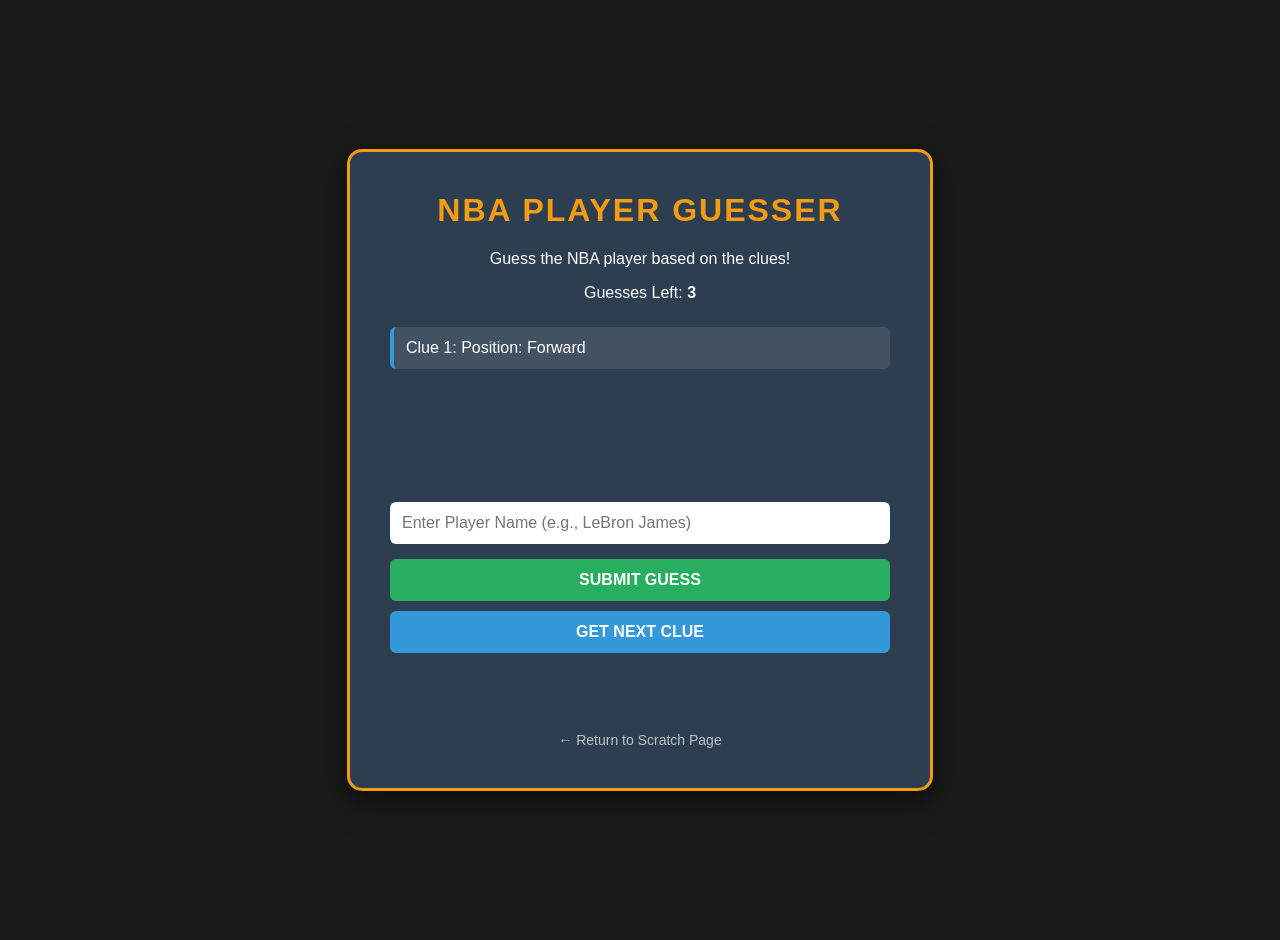
<file: app.html>
<!DOCTYPE html>
<html lang="en">
<head>
    <meta charset="UTF-8">
    <meta name="viewport" content="width=device-width, initial-scale=1.0">
    <title>NBA Player Guesser</title>
    <style>
        body {
            font-family: 'Segoe UI', Tahoma, Geneva, Verdana, sans-serif;
            background-color: #1a1a1a; 
            color: white;
            display: flex;
            justify-content: center;
            align-items: center;
            min-height: 100vh;
            margin: 0;
            padding: 20px;
        }
        .game-container {
            background: #2c3e50; 
            padding: 40px;
            border-radius: 15px;
            box-shadow: 0 10px 30px rgba(0,0,0,0.5);
            width: 100%;
            max-width: 500px;
            text-align: center;
            border: 3px solid #f39c12; 
        }
        h1 { color: #f39c12; margin-top: 0; text-transform: uppercase; letter-spacing: 2px; }
        #clue-list { list-style-type: none; padding: 0; margin: 25px 0; text-align: left; min-height: 150px; }
        #clue-list li {
            background: rgba(255,255,255,0.1);
            padding: 12px; margin-bottom: 8px; border-radius: 6px;
            border-left: 4px solid #3498db;
        }
        input[type="text"] {
            width: 100%; padding: 12px; margin-bottom: 15px;
            border-radius: 6px; border: none; box-sizing: border-box; font-size: 16px;
        }
        button {
            width: 100%; padding: 12px; border-radius: 6px; border: none;
            font-size: 16px; font-weight: bold; cursor: pointer; text-transform: uppercase;
            margin-bottom: 10px; transition: background 0.2s;
        }
        #submit-btn { background-color: #27ae60; color: white; }
        #submit-btn:hover { background-color: #219150; }
        #clue-btn { background-color: #3498db; color: white; }
        #clue-btn:hover { background-color: #2980b9; }
        #play-again-btn { background-color: #f39c12; color: white; margin-top: 20px;}
        #play-again-btn:hover { background-color: #d35400; }
        #feedback { margin-top: 20px; font-weight: bold; font-size: 18px; min-height: 24px; }
        .correct { color: #2ecc71; }
        .wrong { color: #e74c3c; }
        .hidden { display: none !important; }
        .back-link {
            display: block; text-align: center; margin-top: 25px;
            text-decoration: none; color: #bdc3c7; font-size: 14px;
        }
        .back-link:hover { color: #f39c12; }
    </style>
</head>
<body>

    <div class="game-container">
        <h1>NBA Player Guesser</h1>
        <p>Guess the NBA player based on the clues!</p>
        <p>Guesses Left: <strong id="guesses-left">3</strong></p>

        <ul id="clue-list"></ul>

        <div id="input-area">
            <input type="text" id="guess-input" placeholder="Enter Player Name (e.g., LeBron James)">
            <button id="submit-btn">Submit Guess</button>
            <button id="clue-btn">Get Next Clue</button>
        </div>

        <p id="feedback"></p>
        <button id="play-again-btn" class="hidden">Play Again</button>

        <a href="scratch.html" class="back-link">&larr; Return to Scratch Page</a>
    </div>

    <script>
        // Wrapping everything in DOMContentLoaded ensures the HTML exists before the script runs
        document.addEventListener("DOMContentLoaded", function() {
            
            const playerData = [
                { name: "LeBron James", clues: ["Position: Forward", "Teams: Cavaliers, Heat, Lakers", "Drafted: 2003, 1st Overall", "Known as 'The King'"] },
                { name: "Stephen Curry", clues: ["Position: Guard", "Team: Golden State Warriors", "College: Davidson", "Holds record for most 3-pointers made"] },
                { name: "Kevin Durant", clues: ["Position: Forward", "Teams: Sonics/Thunder, Warriors, Nets, Suns", "Nicknamed 'The Slim Reaper'", "Won 2 NBA Championships"] },
                { name: "Giannis Antetokounmpo", clues: ["Position: Forward", "Team: Milwaukee Bucks", "Country: Greece", "Known as 'The Greek Freak'"] },
                { name: "Nikola Jokic", clues: ["Position: Center", "Team: Denver Nuggets", "Country: Serbia", "First Center to win MVP since Shaq"] },
                { name: "Luka Doncic", clues: ["Position: Guard", "Team: Dallas Mavericks", "Country: Slovenia", "Won Rookie of the Year in 2019"] },
                { name: "Jayson Tatum", clues: ["Position: Forward", "Team: Boston Celtics", "College: Duke", "Drafted 3rd overall in 2017"] }
            ];

            let currentPlayer;
            let currentClueIndex;
            let guessesLeft;
            let gameOver;

            const clueList = document.getElementById('clue-list');
            const guessInput = document.getElementById('guess-input');
            const submitBtn = document.getElementById('submit-btn');
            const clueBtn = document.getElementById('clue-btn');
            const feedback = document.getElementById('feedback');
            const guessesLeftDisplay = document.getElementById('guesses-left');
            const playAgainBtn = document.getElementById('play-again-btn');
            const inputArea = document.getElementById('input-area');

            function startGame() {
                gameOver = false; 
                currentClueIndex = 0; 
                guessesLeft = 3;
                feedback.textContent = ""; 
                feedback.className = "";
                clueList.innerHTML = ""; 
                guessInput.value = "";
                
                inputArea.classList.remove('hidden');
                playAgainBtn.classList.add('hidden');
                
                // Select a random player
                currentPlayer = playerData[Math.floor(Math.random() * playerData.length)];
                updateDisplay(); 
                addClue(); 
            }

            function addClue() {
                if (currentClueIndex < currentPlayer.clues.length) {
                    const li = document.createElement('li');
                    li.textContent = `Clue ${currentClueIndex + 1}: ${currentPlayer.clues[currentClueIndex]}`;
                    clueList.appendChild(li);
                    currentClueIndex++;
                } else {
                    feedback.textContent = "No more clues available!";
                    feedback.className = "wrong";
                }
            }

            function updateDisplay() { 
                guessesLeftDisplay.textContent = guessesLeft; 
            }

            function handleGuess() {
                if (gameOver) return;
                const userGuess = guessInput.value.trim();
                if (userGuess === "") return;

                // Check if guess matches (ignoring capital letters)
                if (userGuess.toLowerCase() === currentPlayer.name.toLowerCase()) {
                    endGame(true);
                } else {
                    guessesLeft--; 
                    updateDisplay(); 
                    guessInput.value = ""; 
                    
                    if (guessesLeft > 0) {
                        feedback.textContent = `Wrong! "${userGuess}" is not correct. Try again.`;
                        feedback.className = "wrong";
                    } else {
                        endGame(false);
                    }
                }
            }

            function endGame(win) {
                gameOver = true;
                inputArea.classList.add('hidden'); 
                playAgainBtn.classList.remove('hidden'); 

                if (win) {
                    feedback.textContent = `CORRECT! It was ${currentPlayer.name}! 🏀`;
                    feedback.className = "correct";
                } else {
                    feedback.textContent = `GAME OVER! The player was ${currentPlayer.name}.`;
                    feedback.className = "wrong";
                    // Reveal all clues if they lose
                    clueList.innerHTML = ""; 
                    currentPlayer.clues.forEach((clue, index) => {
                         const li = document.createElement('li');
                         li.textContent = `Clue ${index + 1}: ${clue}`;
                         clueList.appendChild(li);
                    });
                }
            }

            // Event Listeners
            submitBtn.addEventListener('click', handleGuess);
            clueBtn.addEventListener('click', addClue);
            playAgainBtn.addEventListener('click', startGame);
            
            // Allow 'Enter' key to submit
            guessInput.addEventListener('keypress', function(e) { 
                if (e.key === 'Enter') handleGuess(); 
            });

            // Start the game for the first time
            startGame();
        });
    </script>
</body>
</html>
</file>
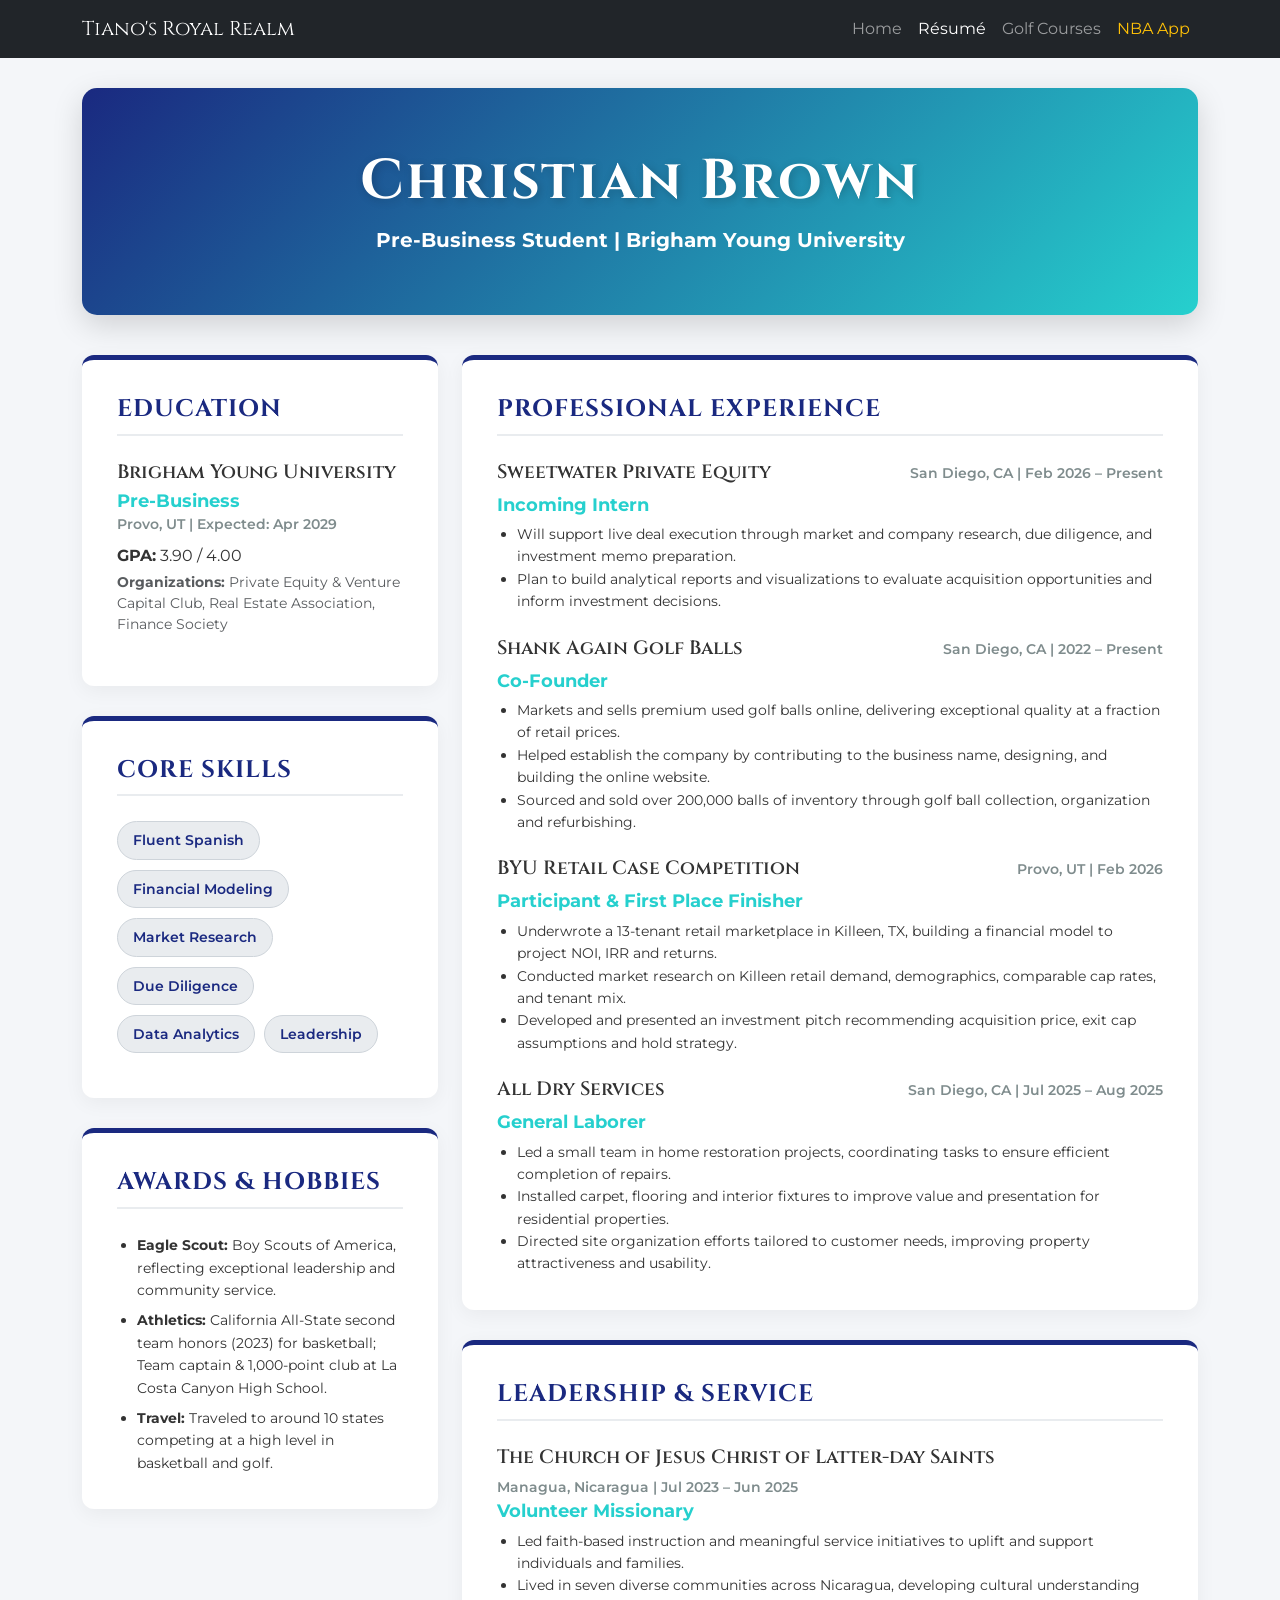
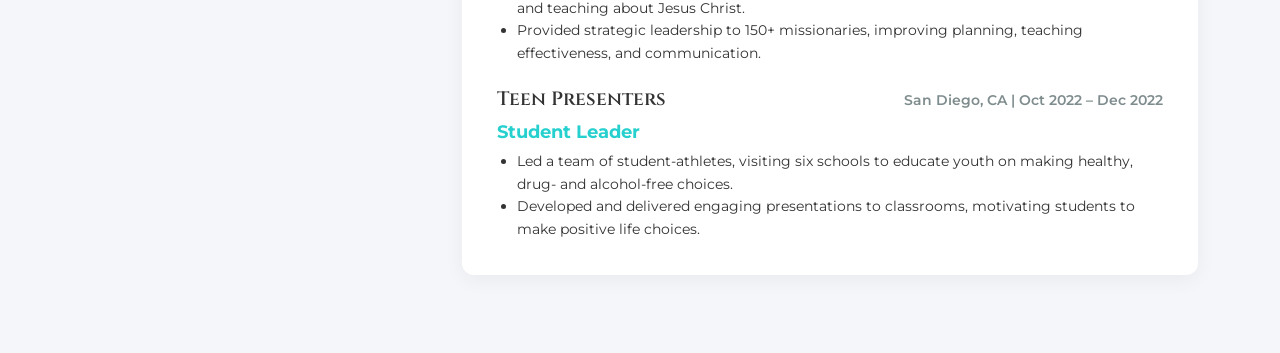
<file: resume.html>
<!DOCTYPE html>
<html lang="en">
<head>
    <meta charset="UTF-8">
    <meta name="viewport" content="width=device-width, initial-scale=1.0">
    <title>Christian Brown - Résumé</title>
    
    <link href="https://cdn.jsdelivr.net/npm/bootstrap@5.3.0/dist/css/bootstrap.min.css" rel="stylesheet">
    
    <link rel="preconnect" href="https://fonts.googleapis.com">
    <link rel="preconnect" href="https://fonts.gstatic.com" crossorigin>
    <link href="https://fonts.googleapis.com/css2?family=Cinzel:wght@600;700&family=Montserrat:wght@300;400;600;700&display=swap" rel="stylesheet">

    <style>
        /* Premium Global Styles */
        body {
            font-family: 'Montserrat', sans-serif;
            background-color: #f4f6f9;
            color: #333;
        }

        h1, h2, h3, h4, h5, .navbar-brand {
            font-family: 'Cinzel', serif;
        }

        /* Upgraded Résumé Header */
        .resume-header {
            background: linear-gradient(135deg, #1A2980 0%, #26D0CE 100%);
            color: white;
            padding: 60px 30px;
            border-radius: 15px;
            box-shadow: 0 10px 30px rgba(0,0,0,0.15);
            margin-top: 30px;
            margin-bottom: 40px;
            text-align: center;
        }

        .resume-header h1 {
            font-size: 3.5rem;
            font-weight: 700;
            letter-spacing: 2px;
            text-shadow: 2px 2px 10px rgba(0,0,0,0.2);
            margin-bottom: 10px;
        }

        /* Fancy Content Cards */
        .resume-card {
            background: white;
            border-radius: 12px;
            padding: 35px;
            box-shadow: 0 5px 20px rgba(0,0,0,0.05);
            margin-bottom: 30px;
            border-top: 5px solid #1A2980;
            transition: transform 0.3s ease;
        }

        .resume-card:hover {
            transform: translateY(-5px);
        }

        .section-title {
            color: #1A2980;
            font-weight: 700;
            border-bottom: 2px solid #e9ecef;
            padding-bottom: 10px;
            margin-bottom: 25px;
            text-transform: uppercase;
            letter-spacing: 1px;
        }

        /* Job & Entry Styling */
        .entry-header {
            display: flex;
            justify-content: space-between;
            align-items: baseline;
            flex-wrap: wrap;
        }

        .job-title {
            font-weight: 700;
            color: #26D0CE;
            font-size: 1.1rem;
            margin-bottom: 5px;
        }

        .company-name {
            font-family: 'Cinzel', serif;
            font-weight: 600;
            font-size: 1.2rem;
            color: #333;
        }

        .date-location {
            color: #7f8c8d;
            font-size: 0.9rem;
            font-weight: 600;
        }

        /* Skill Badges */
        .skill-badge {
            background-color: #e9ecef;
            color: #1A2980;
            padding: 8px 15px;
            border-radius: 50px;
            font-size: 0.85rem;
            font-weight: 600;
            display: inline-block;
            margin: 0 5px 10px 0;
            border: 1px solid #ced4da;
        }

        ul {
            padding-left: 20px;
            line-height: 1.6;
        }
    </style>
</head>
<body>

    <nav class="navbar navbar-expand-lg navbar-dark bg-dark sticky-top">
        <div class="container">
            <a class="navbar-brand" href="index.html">Tiano's Royal Realm</a>
            <button class="navbar-toggler" type="button" data-bs-toggle="collapse" data-bs-toggle="target" aria-controls="navbarNav">
                <span class="navbar-toggler-icon"></span>
            </button>
            <div class="collapse navbar-collapse" id="navbarNav">
                <ul class="navbar-nav ms-auto">
                    <li class="nav-item"><a class="nav-link" href="index.html">Home</a></li>
                    <li class="nav-item"><a class="nav-link active" href="resume.html">Résumé</a></li>
                    <li class="nav-item"><a class="nav-link" href="scratch.html">Golf Courses</a></li>
                    <li class="nav-item"><a class="nav-link text-warning" href="nba-guesser.html">NBA App</a></li>
                </ul>
            </div>
        </div>
    </nav>

    <main class="container mb-5">
        
        <header class="resume-header">
            <h1>Christian Brown</h1>
            <p class="lead mb-0 fw-bold">Pre-Business Student | Brigham Young University</p>
        </header>

        <div class="row">
            <div class="col-lg-4">
                
                <div class="resume-card">
                    <h2 class="h4 section-title">Education</h2>
                    <div class="mb-3">
                        <h3 class="company-name mb-1">Brigham Young University</h3>
                        <p class="job-title mb-0">Pre-Business</p>
                        <p class="date-location mb-2">Provo, UT | Expected: Apr 2029</p>
                        <p class="mb-1"><strong>GPA:</strong> 3.90 / 4.00</p>
                        <p class="small text-muted"><strong>Organizations:</strong> Private Equity & Venture Capital Club, Real Estate Association, Finance Society</p>
                    </div>
                </div>

                <div class="resume-card">
                    <h2 class="h4 section-title">Core Skills</h2>
                    <div>
                        <span class="skill-badge">Fluent Spanish</span>
                        <span class="skill-badge">Financial Modeling</span>
                        <span class="skill-badge">Market Research</span>
                        <span class="skill-badge">Due Diligence</span>
                        <span class="skill-badge">Data Analytics</span>
                        <span class="skill-badge">Leadership</span>
                    </div>
                </div>

                <div class="resume-card">
                    <h2 class="h4 section-title">Awards & Hobbies</h2>
                    <ul class="small mb-0">
                        <li class="mb-2"><strong>Eagle Scout:</strong> Boy Scouts of America, reflecting exceptional leadership and community service.</li>
                        <li class="mb-2"><strong>Athletics:</strong> California All-State second team honors (2023) for basketball; Team captain & 1,000-point club at La Costa Canyon High School.</li>
                        <li><strong>Travel:</strong> Traveled to around 10 states competing at a high level in basketball and golf.</li>
                    </ul>
                </div>

            </div>

            <div class="col-lg-8">
                
                <div class="resume-card">
                    <h2 class="h4 section-title">Professional Experience</h2>
                    
                    <div class="mb-4">
                        <div class="entry-header">
                            <h3 class="company-name">Sweetwater Private Equity</h3>
                            <span class="date-location">San Diego, CA | Feb 2026 – Present</span>
                        </div>
                        <p class="job-title">Incoming Intern</p>
                        <ul class="small">
                            <li>Will support live deal execution through market and company research, due diligence, and investment memo preparation.</li>
                            <li>Plan to build analytical reports and visualizations to evaluate acquisition opportunities and inform investment decisions.</li>
                        </ul>
                    </div>

                    <div class="mb-4">
                        <div class="entry-header">
                            <h3 class="company-name">Shank Again Golf Balls</h3>
                            <span class="date-location">San Diego, CA | 2022 – Present</span>
                        </div>
                        <p class="job-title">Co-Founder</p>
                        <ul class="small">
                            <li>Markets and sells premium used golf balls online, delivering exceptional quality at a fraction of retail prices.</li>
                            <li>Helped establish the company by contributing to the business name, designing, and building the online website.</li>
                            <li>Sourced and sold over 200,000 balls of inventory through golf ball collection, organization and refurbishing.</li>
                        </ul>
                    </div>

                    <div class="mb-4">
                        <div class="entry-header">
                            <h3 class="company-name">BYU Retail Case Competition</h3>
                            <span class="date-location">Provo, UT | Feb 2026</span>
                        </div>
                        <p class="job-title">Participant & First Place Finisher</p>
                        <ul class="small">
                            <li>Underwrote a 13-tenant retail marketplace in Killeen, TX, building a financial model to project NOI, IRR and returns.</li>
                            <li>Conducted market research on Killeen retail demand, demographics, comparable cap rates, and tenant mix.</li>
                            <li>Developed and presented an investment pitch recommending acquisition price, exit cap assumptions and hold strategy.</li>
                        </ul>
                    </div>

                    <div class="mb-0">
                        <div class="entry-header">
                            <h3 class="company-name">All Dry Services</h3>
                            <span class="date-location">San Diego, CA | Jul 2025 – Aug 2025</span>
                        </div>
                        <p class="job-title">General Laborer</p>
                        <ul class="small mb-0">
                            <li>Led a small team in home restoration projects, coordinating tasks to ensure efficient completion of repairs.</li>
                            <li>Installed carpet, flooring and interior fixtures to improve value and presentation for residential properties.</li>
                            <li>Directed site organization efforts tailored to customer needs, improving property attractiveness and usability.</li>
                        </ul>
                    </div>
                </div>

                <div class="resume-card">
                    <h2 class="h4 section-title">Leadership & Service</h2>
                    
                    <div class="mb-4">
                        <div class="entry-header">
                            <h3 class="company-name">The Church of Jesus Christ of Latter-day Saints</h3>
                            <span class="date-location">Managua, Nicaragua | Jul 2023 – Jun 2025</span>
                        </div>
                        <p class="job-title">Volunteer Missionary</p>
                        <ul class="small mb-0">
                            <li>Led faith-based instruction and meaningful service initiatives to uplift and support individuals and families.</li>
                            <li>Lived in seven diverse communities across Nicaragua, developing cultural understanding and teaching about Jesus Christ.</li>
                            <li>Provided strategic leadership to 150+ missionaries, improving planning, teaching effectiveness, and communication.</li>
                        </ul>
                    </div>

                    <div class="mb-0">
                        <div class="entry-header">
                            <h3 class="company-name">Teen Presenters</h3>
                            <span class="date-location">San Diego, CA | Oct 2022 – Dec 2022</span>
                        </div>
                        <p class="job-title">Student Leader</p>
                        <ul class="small mb-0">
                            <li>Led a team of student-athletes, visiting six schools to educate youth on making healthy, drug- and alcohol-free choices.</li>
                            <li>Developed and delivered engaging presentations to classrooms, motivating students to make positive life choices.</li>
                        </ul>
                    </div>
                </div>

            </div>
        </div>
    </main>

    <script src="https://cdn.jsdelivr.net/npm/bootstrap@5.3.0/dist/js/bootstrap.bundle.min.js"></script>
</body>
</html>
</file>
